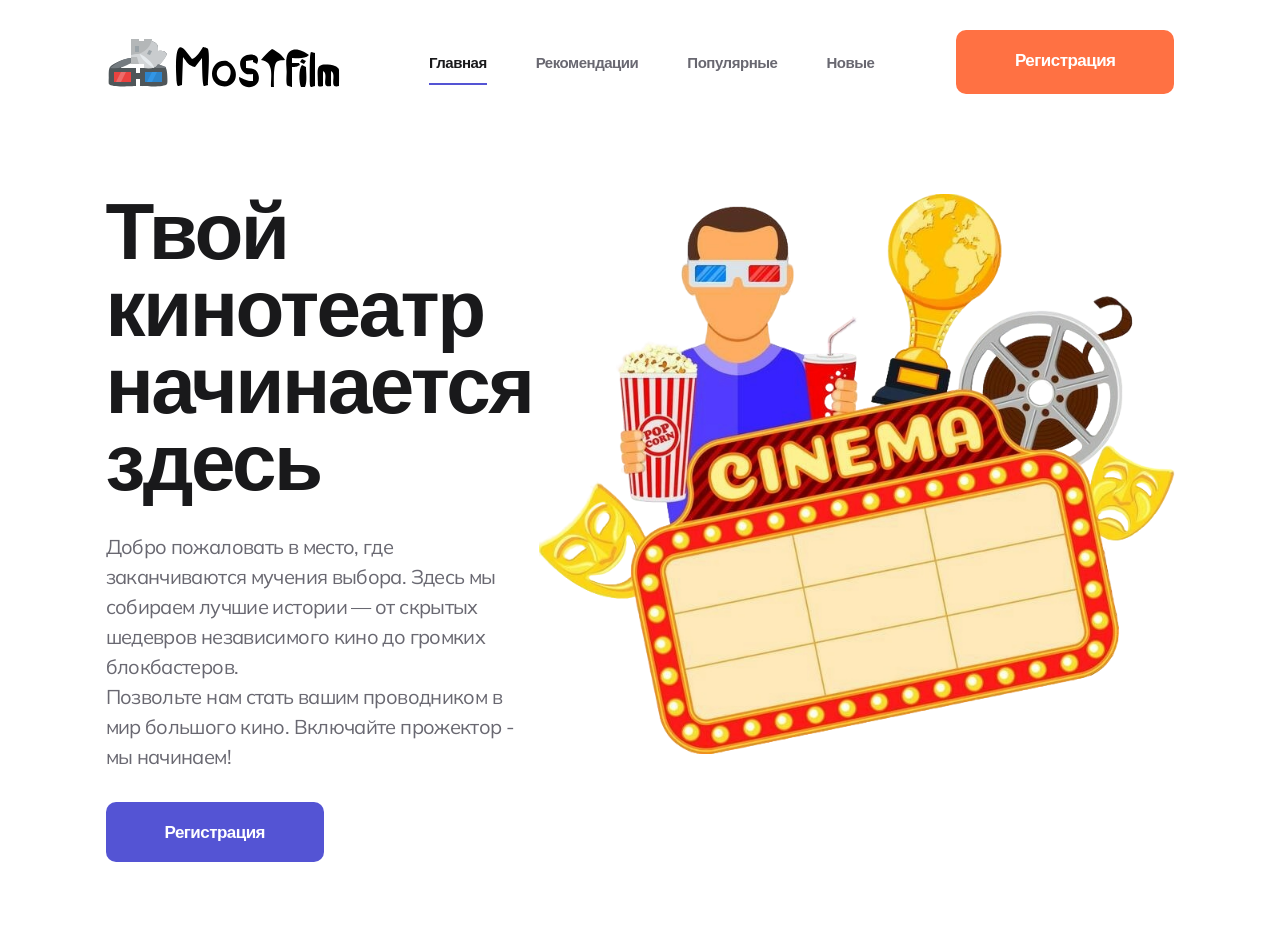
<file: index.html>
<!DOCTYPE html>
<html lang="en">
<head>
    <meta charset="UTF-8">
    <meta name="viewport" content="width=device-width, initial-scale=1.0">
    <title>MostFilm</title>
    <link rel="stylesheet" href="style.css">
    <link rel="shortcut icon" href="images/favicon.jpg" type="image/x-icon">
    <link rel="preconnect" href="https://fonts.googleapis.com">
<link rel="preconnect" href="https://fonts.gstatic.com" crossorigin>
<link href="https://fonts.googleapis.com/css2?family=DM+Sans:ital,opsz,wght@0,9..40,100..1000;1,9..40,100..1000&family=Mulish:ital,wght@0,200..1000;1,200..1000&display=swap" rel="stylesheet">
</head>
<body>
    <header class="header">
        <div class="header__container">
            <nav class="header__nav">
                <img src="images/123.svg" alt="">
                <ul class="header__list">
                    <li class="header__list-item">
                        <a class="header__list-link active" href="index.html">Главная</a>
                    </li>
                    <li class="header__list-item">
                        <a class="header__list-link" href="Recommendations.html">Рекомендации</a>
                    </li>
                    <li class="header__list-item">
                        <a class="header__list-link" href="Popular.html">Популярные</a>
                    </li>
                    <li class="header__list-item">
                        <a class="header__list-link" href="New.html">Новые</a>
                    </li>
                </ul>
                <a class="header__button" href="/">Регистрация</a>
            </nav>
        </div>
    </header>
    <main>
        <section class="hero">
            <div class="hero__container">
                <div class="hero__content">
                    <div class="hero__text">
                        <h1 class="hero__title">
                            Твой кинотеатр начинается здесь
                        </h1>
                        <p class="hero__desk">
                            Добро пожаловать в место, где заканчиваются мучения выбора. Здесь мы собираем лучшие истории — от скрытых шедевров независимого кино до громких блокбастеров.<br>Позвольте нам стать вашим проводником в мир большого кино. Включайте прожектор - мы начинаем!
                        </p>
                    </div>
                    <div class="hero__button">
                        <a style="color: white" href="/">Регистрация</a>
                    </div>
                    <img class="hero__image" src="images/321.png" alt="">
                </div>
            </div>
        </section>
    </main>
</body>
</html>
</file>
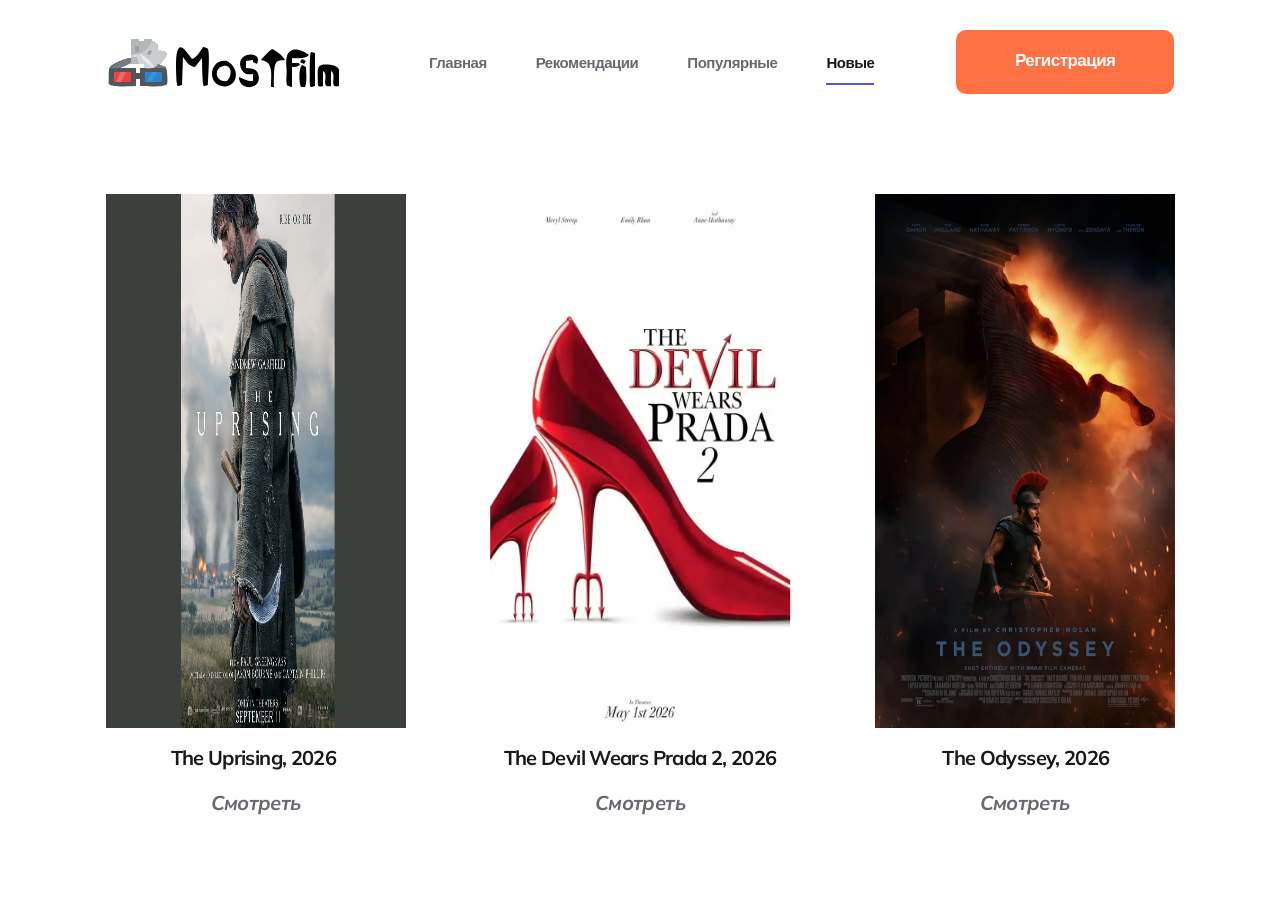
<file: New.html>
<!DOCTYPE html>
<html lang="en">
<head>
    <meta charset="UTF-8">
    <meta name="viewport" content="width=device-width, initial-scale=1.0">
    <title>MostFilm</title>
    <link rel="stylesheet" href="style.css">
    <link rel="shortcut icon" href="images/favicon.jpg" type="image/x-icon">
    <link rel="preconnect" href="https://fonts.googleapis.com">
<link rel="preconnect" href="https://fonts.gstatic.com" crossorigin>
<link href="https://fonts.googleapis.com/css2?family=DM+Sans:ital,opsz,wght@0,9..40,100..1000;1,9..40,100..1000&family=Mulish:ital,wght@0,200..1000;1,200..1000&display=swap" rel="stylesheet">
</head>
<body>
    <header class="header">
        <div class="header__container">
            <nav class="header__nav">
                <img src="images/123.svg" alt="">
                <ul class="header__list">
                    <li class="header__list-item">
                        <a class="header__list-link" href="index.html">Главная</a>
                    </li>
                    <li class="header__list-item">
                        <a class="header__list-link" href="Recommendations.html">Рекомендации</a>
                    </li>
                    <li class="header__list-item">
                        <a class="header__list-link" href="Popular.html">Популярные</a>
                    </li>
                    <li class="header__list-item">
                        <a class="header__list-link active" href="New.html">Новые</a>
                    </li>
                </ul>
                <a class="header__button" href="/">Регистрация</a>
            </nav>
        </div>
    </header>
    <main>
        <section class="new">
            <div class="new__container">
                <div class="new__content">
                    <div class="new__block__1">
                        <img class="new__image__1" src="images/7film.jpg" alt="">
                        <p class="new__text__1"> The Uprising, 2026</p>
                        <a href="https://sestra-jekki-lordserial.ru/film/vosstavshiy/"  target="_blank" class="new__link__1"><em>Смотреть</em></a>
                    </div>
                    <div class="new__block__2">
                        <img class="new__image__2" src="images/8film.jpg" alt="">
                        <p class="new__text__2"> The Devil Wears Prada 2, 2026</p>
                        <a href="https://rutube.ru/video/73fce8cc5d3f4630566075743e9327fe/" target="_blank" class="new__link__2"><em>Смотреть</em></a>
                    </div>
                    <div class="new__block__3">
                        <img class="new__image__3" src="images/9film.jpg" alt="">
                        <p class="new__text__3"> The Odyssey, 2026</p>
                        <a href="https://rutube.ru/video/aa7c55af265b9f5fe1bc4b24a7254988/" target="_blank" class="new__link__3"><em>Смотреть</em></a>
                    </div>
                </div>
            </div>
        </section>
    </main>
</body>
</html>
</file>
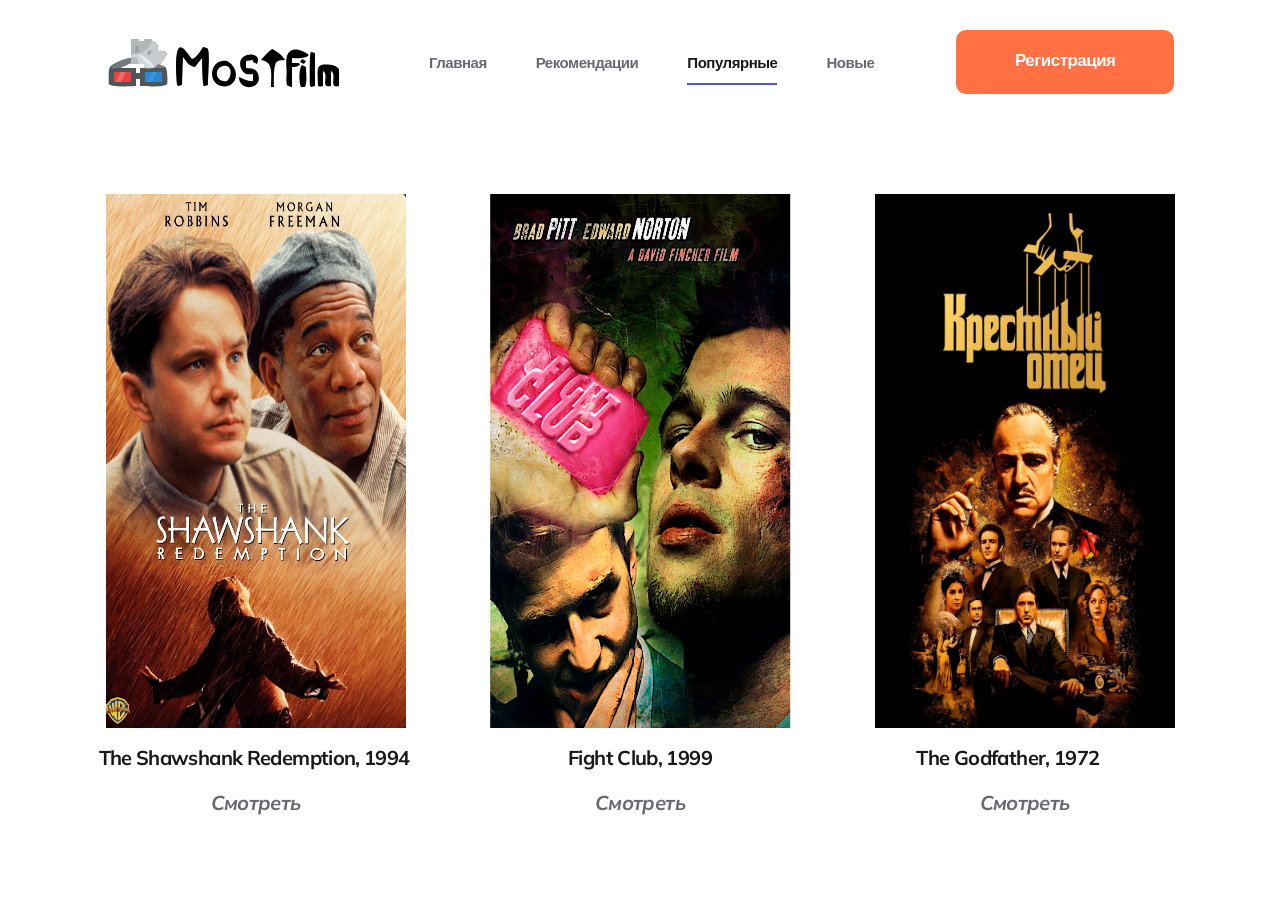
<file: Popular.html>
<!DOCTYPE html>
<html lang="en">
<head>
    <meta charset="UTF-8">
    <meta name="viewport" content="width=device-width, initial-scale=1.0">
    <title>MostFilm</title>
    <link rel="stylesheet" href="style.css">
    <link rel="shortcut icon" href="images/favicon.jpg" type="image/x-icon">
    <link rel="preconnect" href="https://fonts.googleapis.com">
<link rel="preconnect" href="https://fonts.gstatic.com" crossorigin>
<link href="https://fonts.googleapis.com/css2?family=DM+Sans:ital,opsz,wght@0,9..40,100..1000;1,9..40,100..1000&family=Mulish:ital,wght@0,200..1000;1,200..1000&display=swap" rel="stylesheet">
</head>
<body>
    <header class="header">
        <div class="header__container">
            <nav class="header__nav">
                <img src="images/123.svg" alt="">
                <ul class="header__list">
                    <li class="header__list-item">
                        <a class="header__list-link" href="index.html">Главная</a>
                    </li>
                    <li class="header__list-item">
                        <a class="header__list-link" href="Recommendations.html">Рекомендации</a>
                    </li>
                    <li class="header__list-item">
                        <a class="header__list-link active" href="Popular.html">Популярные</a>
                    </li>
                    <li class="header__list-item">
                        <a class="header__list-link" href="New.html">Новые</a>
                    </li>
                </ul>
                <a class="header__button" href="/">Регистрация</a>
            </nav>
        </div>
    </header>
    <main>
        <section class="strangers">
            <div class="strangers__container">
                <div class="strangers__content">
                    <div class="strangers__block__1">
                        <img class="strangers__image__1" src="images/4film.jpg" alt="">
                        <p class="strangers__text__1"> The Shawshank Redemption, 1994</p>
                        <a href="https://rutube.ru/video/7f3ee9c08a1dc180226e6eca50d44e80/?ysclid=mv4bvby5kj572210607" target="_blank" class="strangers__link__1"><em>Смотреть</em></a>
                    </div>
                    <div class="strangers__block__2">
                        <img class="strangers__image__2" src="images/5film.jpg" alt="">
                        <p class="strangers__text__2"> Fight Club, 1999</p>
                        <a href="https://vkvideo.ru/video8944372_456241713?ysclid=mv4ccyn5qj930501866" target="_blank" class="strangers__link__2"><em>Смотреть</em></a>
                    </div>
                    <div class="strangers__block__3">
                        <img class="strangers__image__3" src="images/6film.jpg" alt="">
                        <p class="strangers__text__3"> The Godfather, 1972</p>
                        <a href="https://rutube.ru/video/fa3a48045d074abd4312a290ce6dbe3f/?ysclid=mv4cftbr1c398834621" target="_blank" class="strangers__link__3"><em>Смотреть</em></a>
                    </div>
                </div>
            </div>
        </section>
    </main>
</body>
</html>
</file>
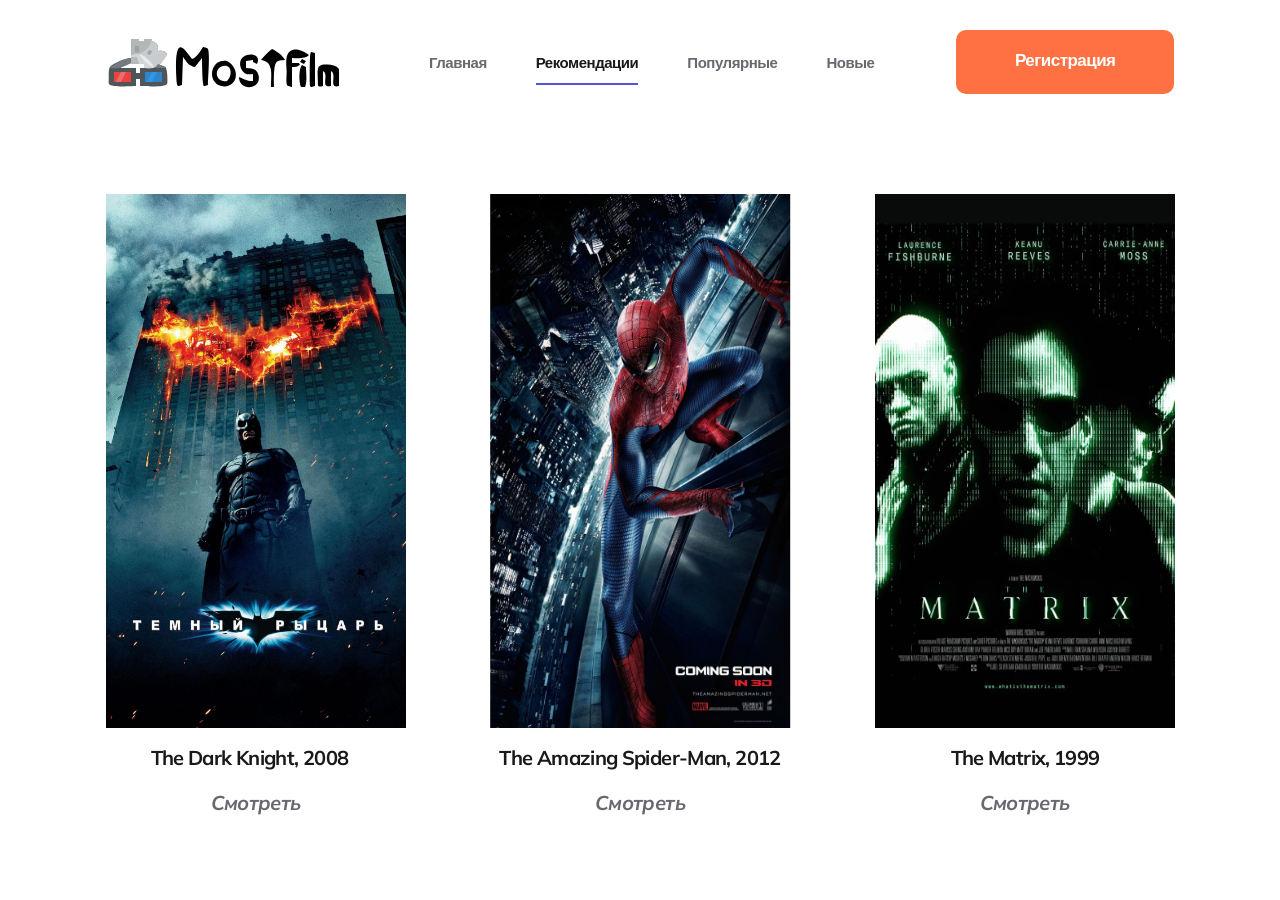
<file: Recommendations.html>
<!DOCTYPE html>
<html lang="en">
<head>
    <meta charset="UTF-8">
    <meta name="viewport" content="width=device-width, initial-scale=1.0">
    <title>MostFilm</title>
    <link rel="stylesheet" href="style.css">
    <link rel="shortcut icon" href="images/favicon.jpg" type="image/x-icon">
    <link rel="preconnect" href="https://fonts.googleapis.com">
<link rel="preconnect" href="https://fonts.gstatic.com" crossorigin>
<link href="https://fonts.googleapis.com/css2?family=DM+Sans:ital,opsz,wght@0,9..40,100..1000;1,9..40,100..1000&family=Mulish:ital,wght@0,200..1000;1,200..1000&display=swap" rel="stylesheet">
</head>
<body>
    <header class="header">
        <div class="header__container">
            <nav class="header__nav">
                <img src="images/123.svg" alt="">
                <ul class="header__list">
                    <li class="header__list-item">
                        <a class="header__list-link" href="index.html">Главная</a>
                    </li>
                    <li class="header__list-item">
                        <a class="header__list-link active" href="Recommendations.html">Рекомендации</a>
                    </li>
                    <li class="header__list-item">
                        <a class="header__list-link" href="Popular.html">Популярные</a>
                    </li>
                    <li class="header__list-item">
                        <a class="header__list-link" href="New.html">Новые</a>
                    </li>
                </ul>
                <a class="header__button" href="/">Регистрация</a>
            </nav>
        </div>
    </header>
    <main>
        <section class="own">
            <div class="own__container">
                <div class="own__content">
                    <div class="own__block__1">
                        <img class="own__image__1" src="images/1film.jpg" alt="">
                        <p class="own__text__1"> The Dark Knight, 2008</p>
                        <a href="https://rutube.ru/video/74fb252e6f3a0e6eaedb0909dc6eaf29/?ysclid=mv4c5c6j1d372223353" target="_blank" class="own__link__1"><em>Смотреть</em></a>
                    </div>
                    <div class="own__block__2">
                        <img class="own__image__2" src="images/2film.jpg" alt="">
                        <p class="own__text__2"> The Amazing Spider-Man, 2012</p>
                        <a href="https://rutube.ru/video/166eaadc2a7d87aa5150c943e9d9d7ef/" target="_blank" class="own__link__2"><em>Смотреть</em></a>
                    </div>
                    <div class="own__block__3">
                        <img class="own__image__3" src="images/3film.jpg" alt="">
                        <p class="own__text__3"> The Matrix, 1999</p>
                        <a href="https://rutube.ru/video/307c52af7c3e122855aea0899c247971/" target="_blank" class="own__link__3"><em>Смотреть</em></a>
                    </div>
                </div>
            </div>
        </section>
    </main>
</body>
</html>
</file>
<file: style.css>
* {
    margin: 0;
    padding: 0;
}

:root {
    --dark: #19191b;
    --gray: #696871;
    --purple: #5454D4;
    --orange: #FF7143;
}

body {
    font-family: "DM Sans", sans-serif;
}

.header {
    padding-block: 30px;
}

.header__container, .hero, .own, .strangers, .new {
    max-width: 1069px;
    margin-inline: auto;
}

.header__nav {
    display: flex;
    justify-content: space-between;
}

.header__list {
    display: flex;
    gap: 49px;
    align-items: center;
}

ul {
    list-style: none;
}

.header__list-link {
    font-weight: 700;
    font-size: 15px;
    letter-spacing: -0.47px;
    color: var(--gray);
    transition: color 0.3s;
}

.header__list-link.active {
    color: var(--dark);
    border-bottom: 2px solid var(--purple);
    padding-bottom: 10px;
}

.header__list-link:hover {
    color: var(--dark);
}

a {
    text-decoration: none;
}

.header__button, .hero__button{
    font-weight: 700;
    font-size: 17px;
    letter-spacing: -0.53px;
    color:white;
    padding: 19px 59px;
    border-radius: 10px;
    transition: 0.3s;
}

.header__button {
    background-color: var(--orange);
}

.header__button:hover, .hero__button:hover {
    opacity: 90%;
}

.hero, .own, .strangers, .new {
    padding-block: 70px;
}

.hero__container, .own__container, .strangers__container, .new__container {
    position: relative;
}

.hero__content, .own__content, .strangers__content, .new__content {
    max-width: 423px;
}

.hero__image {
    position: absolute;
    top: 0;
    right: -60px;
}

.hero__title {
    font-weight: 700;
    font-size: 80px;
    letter-spacing: -2.5px;
    line-height: 77px;
    color: var(--dark)
}

.hero__desk {
    font-family: "Mulish", sans-serif;
    font-size: 20px;
    letter-spacing: -0.63px;
    line-height: 30px;
    color: var(--gray);
    margin-top: 30px;
}

.hero__button {
    display: inline-block;
    margin-top: 30px;
    background-color: var(--purple);
}

.own__block__1, .strangers__block__1, .new__block__1 {
    position: absolute;
    top: 0;
    left: 0;
    width: 40%;
    display: flex;
    flex-direction: column;
    align-items: flex-start;
    text-align: left;
}

.own__image__1 {
    width: 300px;
    height: auto;
}

.own__text__1 {
    margin-top: 15px;
    margin-left: 45px;
    font-weight: 700;
    font-family: "Mulish", sans-serif;
    font-size: 20px;
    color: var(--dark);
    line-height: 30px;
    letter-spacing: -0.63px;
}

.own__link__1, .strangers__link__1, .new__link__1 {
    margin-top: 15px;
    margin-left: 105px;
    font-weight: 700;
    font-family: "Mulish", sans-serif;
    font-size: 20px;
    color: var(--gray);
    line-height: 30px;
    letter-spacing: -0.63px;
}

.own__link__1:hover, .strangers__link__1:hover, .new__link__1:hover {
    color: var(--dark);
}

.own__block__2, .strangers__block__2, .new__block__2 {
    position: absolute;
    top: 0;
    left: 50%;
    transform: translateX(-50%);
    width: 40%;
    display: flex;
    flex-direction: column;
    align-items: center;
    text-align: center;
}

.own__image__2, .strangers__image__2, .new__image__2 {
    width: 300px;
    height: 534px;
}

.own__text__2, .own__link__2, .strangers__text__2, .strangers__link__2, .new__text__2, .new__link__2 {
    margin-top: 15px;
    font-weight: 700;
    font-family: "Mulish", sans-serif;
    font-size: 20px;
    color: var(--dark);
    line-height: 30px;
    letter-spacing: -0.63px;
}

.own__link__2, .strangers__link__2, .new__link__2 {
    color: var(--gray);
}

.own__link__2:hover, .strangers__link__2:hover, .new__link__2:hover {
    color: var(--dark);
}

.own__block__3, .strangers__block__3, .new__block__3 {
    position: absolute;
    top: 0;
    right: 0;
    width: 40%;
    display: flex;
    flex-direction: column;
    align-items: flex-end;
    text-align: right;
}

.own__image__3, .strangers__image__3, .new__image__3 {
    width: 300px;
    height: 534px;
}

.own__text__3, .strangers__text__3 {
    margin-top: 15px;
    margin-right: 75px;
    font-weight: 700;
    font-family: "Mulish", sans-serif;
    font-size: 20px;
    color: var(--dark);
    line-height: 30px;
    letter-spacing: -0.63px;
}

.own__link__3, .strangers__link__3, .new__link__3 {
    margin-top: 15px;
    margin-right: 105px;
    font-weight: 700;
    font-family: "Mulish", sans-serif;
    font-size: 20px;
    color: var(--gray);
    line-height: 30px;
    letter-spacing: -0.63px;
}

.own__link__3:hover, .strangers__link__3:hover, .new__link__3:hover {
    color: var(--dark);
}

.strangers__image__1 {
    width: 300px;
    height: 534px;
}

.strangers__text__1 {
    margin-top: 15px;
    margin-left: -7px;
    font-weight: 700;
    font-family: "Mulish", sans-serif;
    font-size: 20px;
    color: var(--dark);
    line-height: 30px;
    letter-spacing: -0.63px;
}

.new__image__1 {
    width: 300px;
    height: 534px;
}

.new__text__1 {
    margin-top: 15px;
    margin-left: 65px;
    font-weight: 700;
    font-family: "Mulish", sans-serif;
    font-size: 20px;
    color: var(--dark);
    line-height: 30px;
    letter-spacing: -0.63px;
}

.new__text__3 {
    margin-top: 15px;
    margin-right: 65px;
    font-weight: 700;
    font-family: "Mulish", sans-serif;
    font-size: 20px;
    color: var(--dark);
    line-height: 30px;
    letter-spacing: -0.63px;
}
</file>
